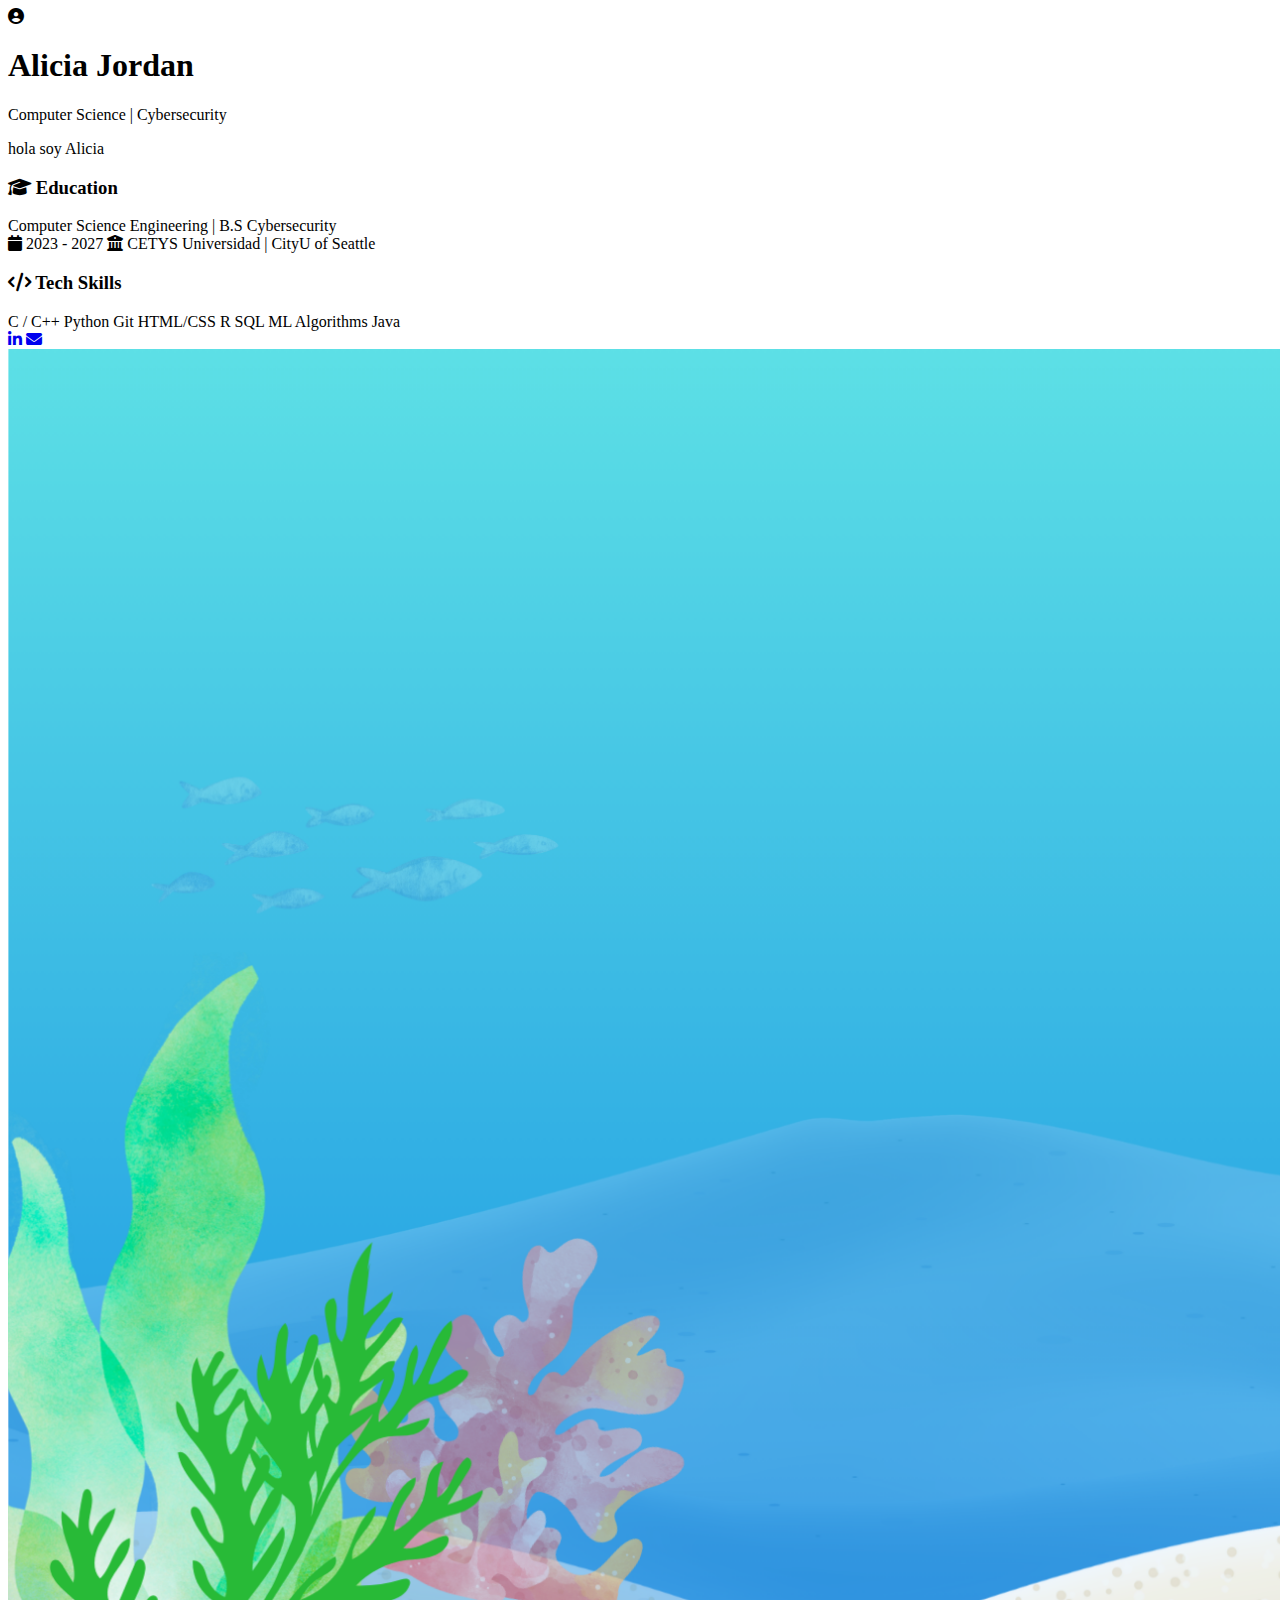
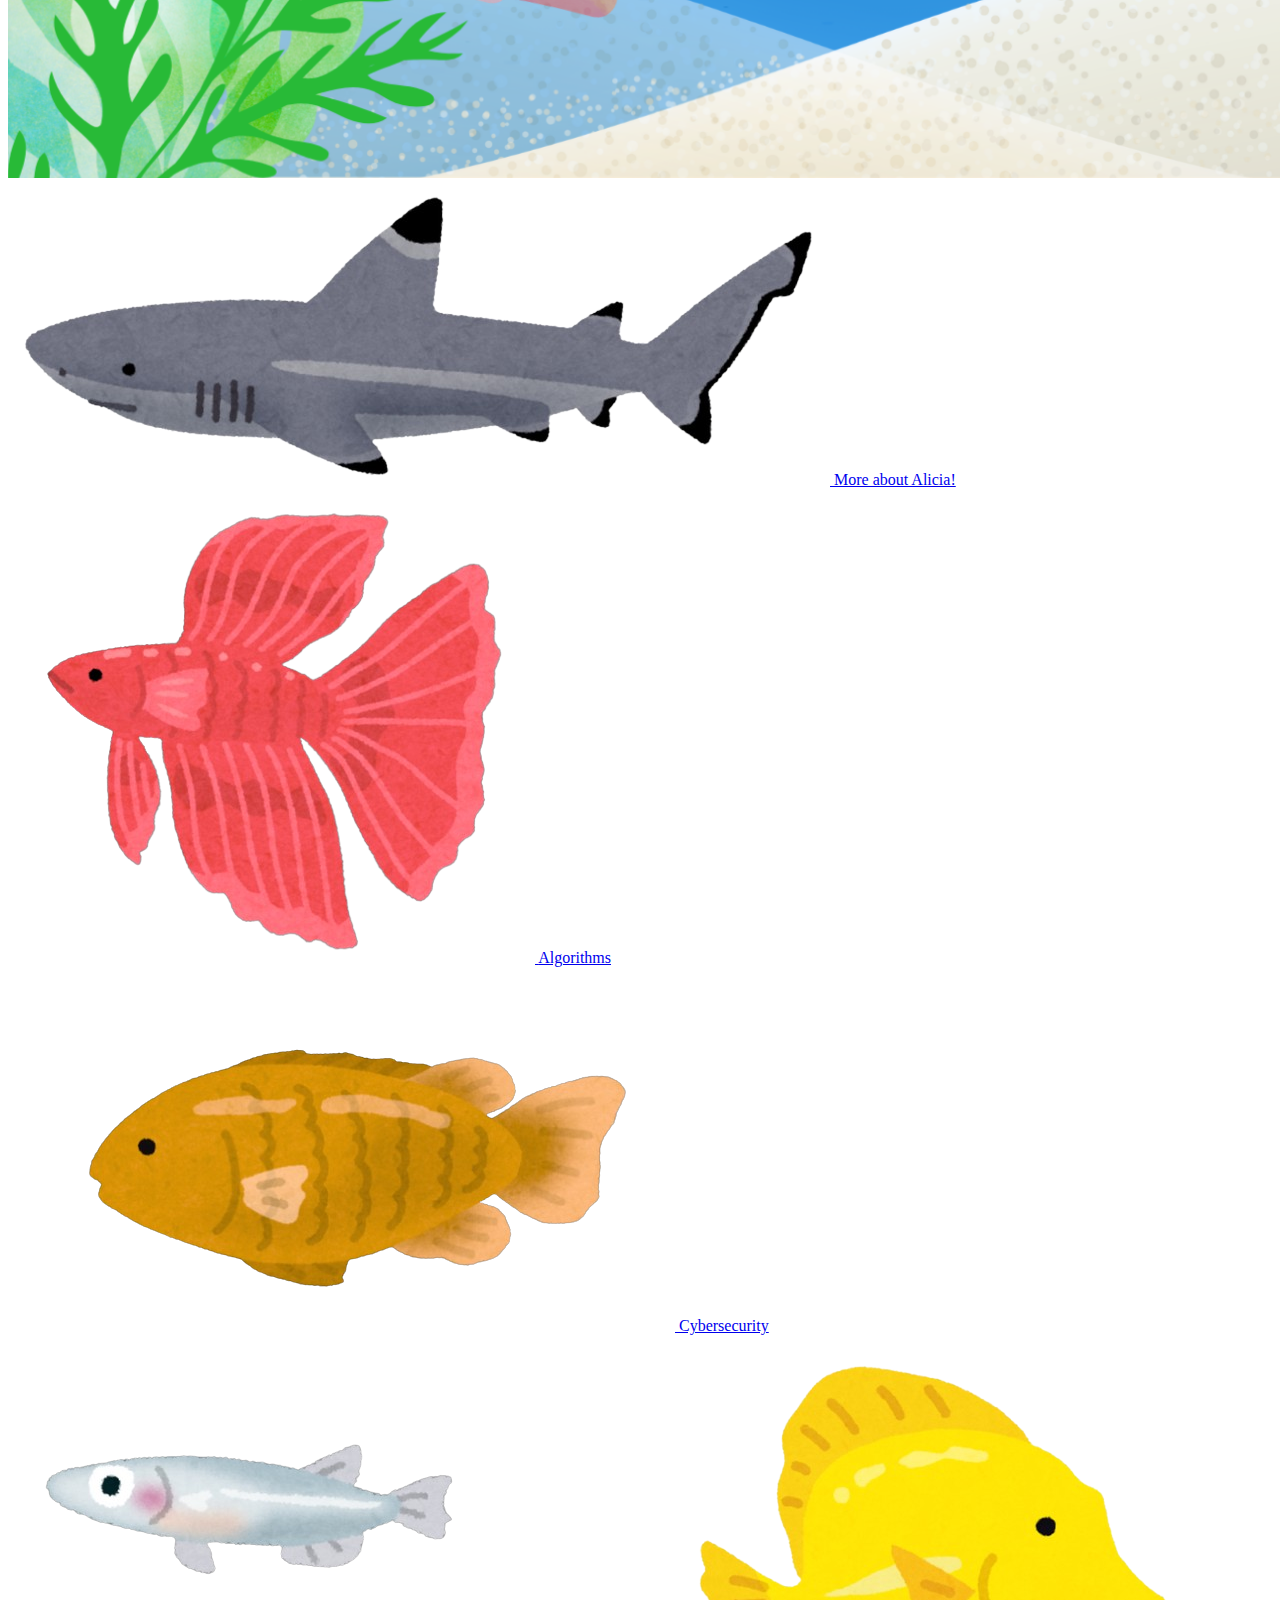
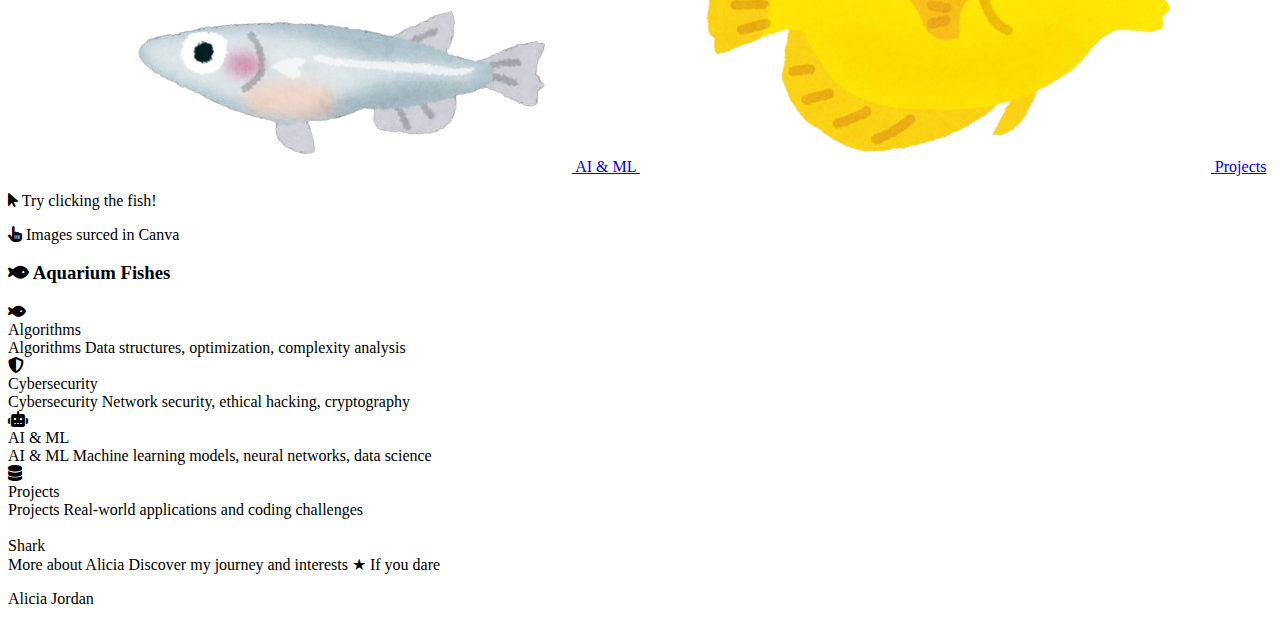
<file: index.html>
<!DOCTYPE html>
<html lang="es">
<head>
    <meta charset="UTF-8">
    <meta name="viewport" content="width=device-width, initial-scale=1.0">
    <title>Portafolio Acuario - Alicia CS</title>
    <link rel="stylesheet" href="https://cdnjs.cloudflare.com/ajax/libs/font-awesome/6.4.0/css/all.min.css">
    <link href="https://fonts.googleapis.com/css2?family=Space+Grotesk:wght@400;600&family=DM+Serif+Display&display=swap" rel="stylesheet">
    <link rel="stylesheet" href="style.css">
</head>
<body>
    <main class="main-content">
        <!-- ============================ -->
        <!-- COLUMNA IZQUIERDA - SIDEBAR -->
        <!-- ============================ -->
        <aside class="info-sidebar">
            <div class="profile-avatar">
                <i class="fas fa-user-circle"></i>
            </div>
            <h1 class="profile-name">Alicia Jordan</h1>
            <div class="profile-title">Computer Science | Cybersecurity</div>
            <p class="profile-bio">
                hola soy Alicia
            </p>

            <div class="info-section">
                <h3><i class="fas fa-graduation-cap"></i> Education </h3>
                <div class="education-item">
                    <span class="education-title">Computer Science Engineering | B.S Cybersecurity</span>
                    <div class="education-meta">
                        <span><i class="fas fa-calendar"></i> 2023 - 2027</span>
                        <span><i class="fas fa-university"></i> CETYS Universidad | CityU of Seattle</span>
                    </div>
                </div>
            </div>

            <div class="info-section">
                <h3><i class="fas fa-code"></i> Tech Skills</h3>
                <div class="skills-grid">
                    <span class="skill-item">C / C++</span>
                    <span class="skill-item">Python</span>
                    <span class="skill-item">Git</span>
                    <span class="skill-item">HTML/CSS</span>
                    <span class="skill-item">R</span>
                    <span class="skill-item">SQL</span>
                    <span class="skill-item">ML</span>
                    <span class="skill-item">Algorithms</span>
                    <span class="skill-item">Java</span>
                </div>
            </div>

            <div class="social-links">
                <a href="#"><i class="fab fa-linkedin-in"></i></a>
                <a href="#"><i class="fas fa-envelope"></i></a>
            </div>
        </aside>

        <!-- COLUMNA DERECHA - ACUARIO    -->
        <div class="aquarium-column">
            <div class="aquarium-container">
                <div class="aquarium-background">
                    <img src="img/Ocean_bg.png" alt="Ocean bg" class="aquarium-bg">

                    <!-- Peces interactivos -->
                    <a href="shark-section.html" class="fish-link" id="shark" style="top:20%; left:65%;">
                        <img src="img/shark.png" alt="Shark" class="fish-img">
                        <span class="fish-label">More about Alicia!</span>
                    </a>

                    <a href="algorithms.html" class="fish-link" style="top:25%; left:15%;">
                        <img src="img/fish-1.png" alt="Algorithms" class="fish-img">
                        <span class="fish-label">Algorithms</span>
                    </a>

                    <a href="cybersecurity.html" class="fish-link" style="top:45%; left:55%;">
                        <img src="img/fish-2.png" alt="Cybersecurity" class="fish-img">
                        <span class="fish-label">Cybersecurity</span>
                    </a>

                    <a href="ai-ml.html" class="fish-link" style="top:10%; left:40%;">
                        <img src="img/fish-3.png" alt="AI & ML" class="fish-img">
                        <span class="fish-label">AI & ML</span>
                    </a>

                    <a href="projects.html" class="fish-link" style="top:60%; left:30%;">
                        <img src="img/fish-4.png" alt="Projects" class="fish-img">
                        <span class="fish-label">Projects</span>
                    </a>
                </div>

                <div class="aquarium-instructions">
                    <p><i class="fas fa-mouse-pointer"></i> Try clicking the fish!</p>
                    <p><i class="fas fa-hand-pointer"></i> Images surced in Canva </p>
                </div>
            </div>

            <!-- SHOWCASE - FISHES CON FLIP     -->
            <div class="fish-showcase">
                <h3><i class="fas fa-fish"></i> Aquarium Fishes</h3>
                <div class="fish-grid">
                    <!-- Card 1: Algorithms -->
                    <div class="fish-card">
                        <div class="fish-card-inner">
                            <div class="fish-card-front">
                                <div class="fish-icon">
                                    <i class="fas fa-fish"></i>
                                </div>
                                <span class="fish-name">Algorithms</span>
                            </div>
                            <div class="fish-card-back">
                                <span class="fish-name">Algorithms</span>
                                <span class="fish-desc">Data structures, optimization, complexity analysis</span>
                            </div>
                        </div>
                    </div>

                    <!-- Card 2: Cybersecurity -->
                    <div class="fish-card">
                        <div class="fish-card-inner">
                            <div class="fish-card-front">
                                <div class="fish-icon">
                                    <i class="fas fa-shield-alt"></i>
                                </div>
                                <span class="fish-name">Cybersecurity</span>
                            </div>
                            <div class="fish-card-back">
                                <span class="fish-name">Cybersecurity</span>
                                <span class="fish-desc">Network security, ethical hacking, cryptography</span>
                            </div>
                        </div>
                    </div>

                    <!-- Card 3: AI & ML -->
                    <div class="fish-card">
                        <div class="fish-card-inner">
                            <div class="fish-card-front">
                                <div class="fish-icon">
                                    <i class="fas fa-robot"></i>
                                </div>
                                <span class="fish-name">AI & ML</span>
                            </div>
                            <div class="fish-card-back">
                                <span class="fish-name">AI & ML</span>
                                <span class="fish-desc">Machine learning models, neural networks, data science</span>
                            </div>
                        </div>
                    </div>

                    <!-- Card 4: Projects -->
                    <div class="fish-card">
                        <div class="fish-card-inner">
                            <div class="fish-card-front">
                                <div class="fish-icon">
                                    <i class="fas fa-database"></i>
                                </div>
                                <span class="fish-name">Projects</span>
                            </div>
                            <div class="fish-card-back">
                                <span class="fish-name">Projects</span>
                                <span class="fish-desc">Real-world applications and coding challenges</span>
                            </div>
                        </div>
                    </div>

                    <!-- Card 5: Shark -->
                    <div class="fish-card">
                        <div class="fish-card-inner">
                            <div class="fish-card-front">
                                <div class="fish-icon">
                                    <i class="fas fa-shark"></i>
                                </div>
                                <span class="fish-name">Shark</span>
                            </div>
                            <div class="fish-card-back">
                                <span class="fish-name">More about Alicia</span>
                                <span class="fish-desc">Discover my journey and interests</span>
                                <span class="fish-tag">★ If you dare</span>
                            </div>
                        </div>
                    </div>
                </div>
            </div>
        </div>
    </main>

    <!-- FOOTER -->
    <footer class="main-footer">
        <p>Alicia Jordan </p>
    </footer>

    <script>
        document.addEventListener('DOMContentLoaded', function() {
            const fishLinks = document.querySelectorAll('.fish-link');
            fishLinks.forEach((fish, index) => {
                setTimeout(() => {
                    fish.style.transition = 'none';
                    fish.style.transform = 'scale(0.8)';
                    setTimeout(() => {
                        fish.style.transition = 'transform 0.3s';
                        fish.style.transform = 'scale(1)';
                    }, 100);
                }, index * 200);
            });
        });
    </script>
</body>
</html>
</file>
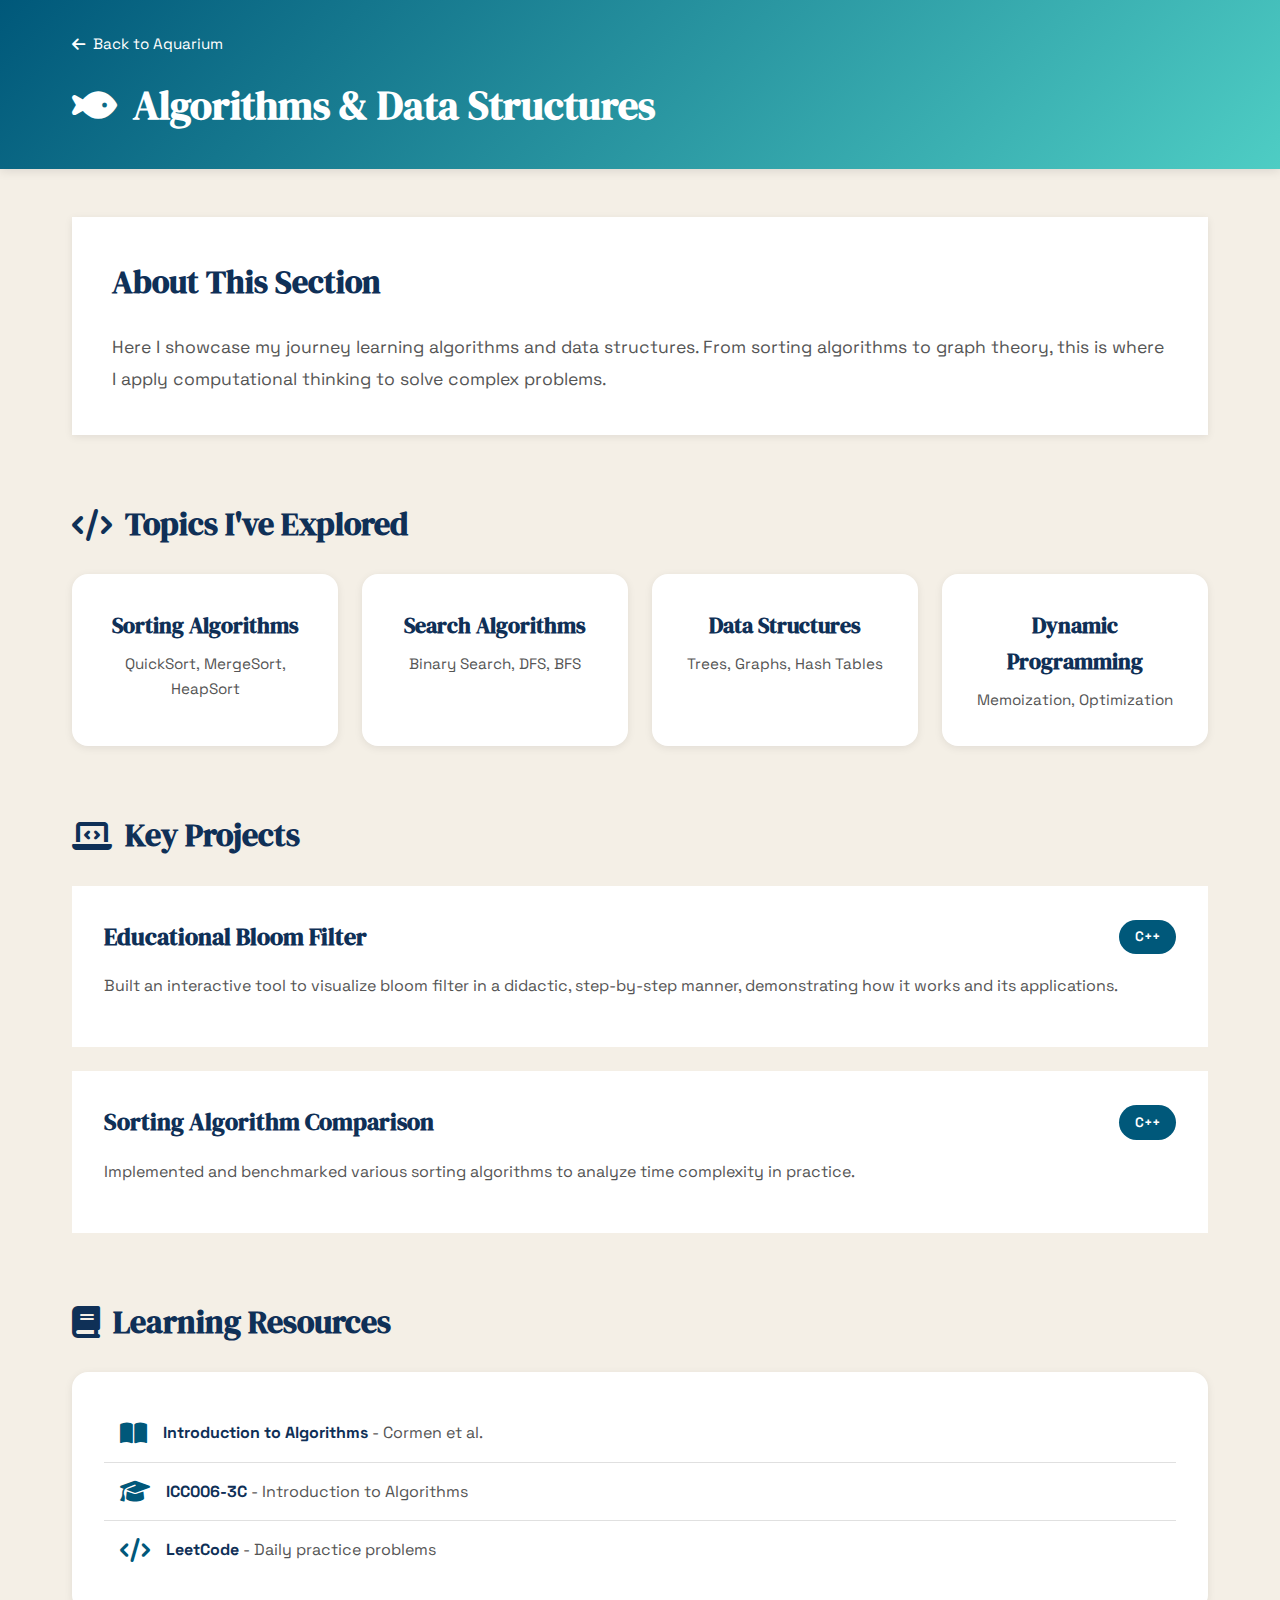
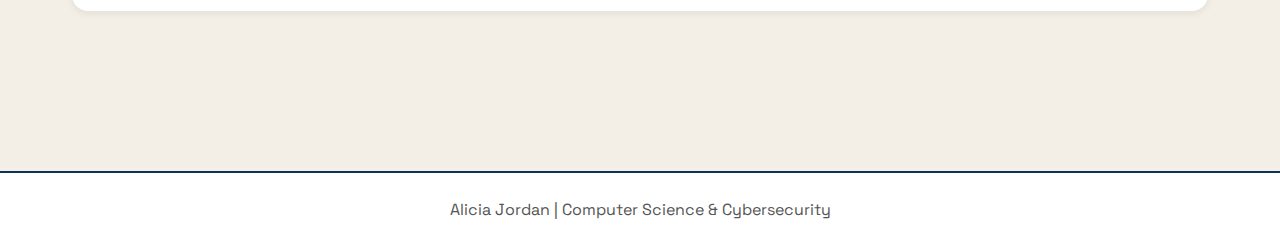
<file: algorithms.html>
<!DOCTYPE html>
<html lang="es">
<head>
    <meta charset="UTF-8">
    <meta name="viewport" content="width=device-width, initial-scale=1.0">
    <title>Algorithms - Alicia Jordan</title>
    <link rel="stylesheet" href="https://cdnjs.cloudflare.com/ajax/libs/font-awesome/6.4.0/css/all.min.css">
    <link href="https://fonts.googleapis.com/css2?family=Space+Grotesk:wght@400;600&family=DM+Serif+Display&display=swap" rel="stylesheet">
    <link rel="stylesheet" href="algorithms-style.css">
</head>
<body>
    <!-- HEADER CON NAVEGACIÓN -->
    <header class="page-header">
        <div class="header-content">
            <a href="index.html" class="back-button">
                <i class="fas fa-arrow-left"></i> Back to Aquarium
            </a>
            <h1><i class="fas fa-fish"></i> Algorithms & Data Structures</h1>
        </div>
    </header>

    <!-- CONTENIDO PRINCIPAL -->
    <main class="content-wrapper">
        <!-- SECCIÓN: Introducción -->
        <section class="intro-section">
            <div class="intro-content">
                <h2>About This Section</h2>
                <p>
                    Here I showcase my journey learning algorithms and data structures. 
                    From sorting algorithms to graph theory, this is where I apply 
                    computational thinking to solve complex problems.
                </p>
            </div>
        </section>

        <!-- Topics Covered -->
        <section class="topics-section">
            <h2><i class="fas fa-code"></i> Topics I've Explored</h2>
            <div class="topics-grid">
                <div class="topic-card">
                    <h3>Sorting Algorithms</h3>
                    <p>QuickSort, MergeSort, HeapSort</p>
                </div>

                <div class="topic-card">
                    <h3>Search Algorithms</h3>
                    <p>Binary Search, DFS, BFS</p>
                </div>

                <div class="topic-card">
                    <h3>Data Structures</h3>
                    <p>Trees, Graphs, Hash Tables</p>
                </div>

                <div class="topic-card">
                    <h3>Dynamic Programming</h3>
                    <p>Memoization, Optimization</p>
                </div>
            </div>
        </section>

        <!-- SECCIÓN: Projects -->
        <section class="projects-section">
            <h2><i class="fas fa-laptop-code"></i> Key Projects</h2>
            
            <div class="project-item">
                <div class="project-header">
                    <h3>Educational Bloom Filter</h3>
                    <span class="project-tag">C++</span>
                </div>
                <p>
                    Built an interactive tool to visualize bloom filter in a didactic, step-by-step manner, demonstrating how it works and its applications. 
                </p>
                    </a>
                
            </div>

            <div class="project-item">
                <div class="project-header">
                    <h3>Sorting Algorithm Comparison</h3>
                    <span class="project-tag">C++</span>
                </div>
                <p>
                    Implemented and benchmarked various sorting algorithms to 
                    analyze time complexity in practice.
                </p>
            </div>
        </section>

        <!-- SECCIÓN: Resources -->
        <section class="resources-section">
            <h2><i class="fas fa-book"></i> Learning Resources</h2>
            <ul class="resources-list">
                <li>
                    <i class="fas fa-book-open"></i>
                    <span><strong>Introduction to Algorithms</strong> - Cormen et al.</span>
                </li>
                <li>
                    <i class="fas fa-graduation-cap"></i>
                    <span><strong>ICC006-3C</strong> - Introduction to Algorithms</span>
                </li>
                <li>
                    <i class="fas fa-code"></i>
                    <span><strong>LeetCode</strong> - Daily practice problems</span>
                </li>
            </ul>
        </section>
    </main>

    <!-- FOOTER -->
    <footer class="page-footer">
        <p>Alicia Jordan | Computer Science & Cybersecurity</p>
    </footer>
</body>
</html>
</file>
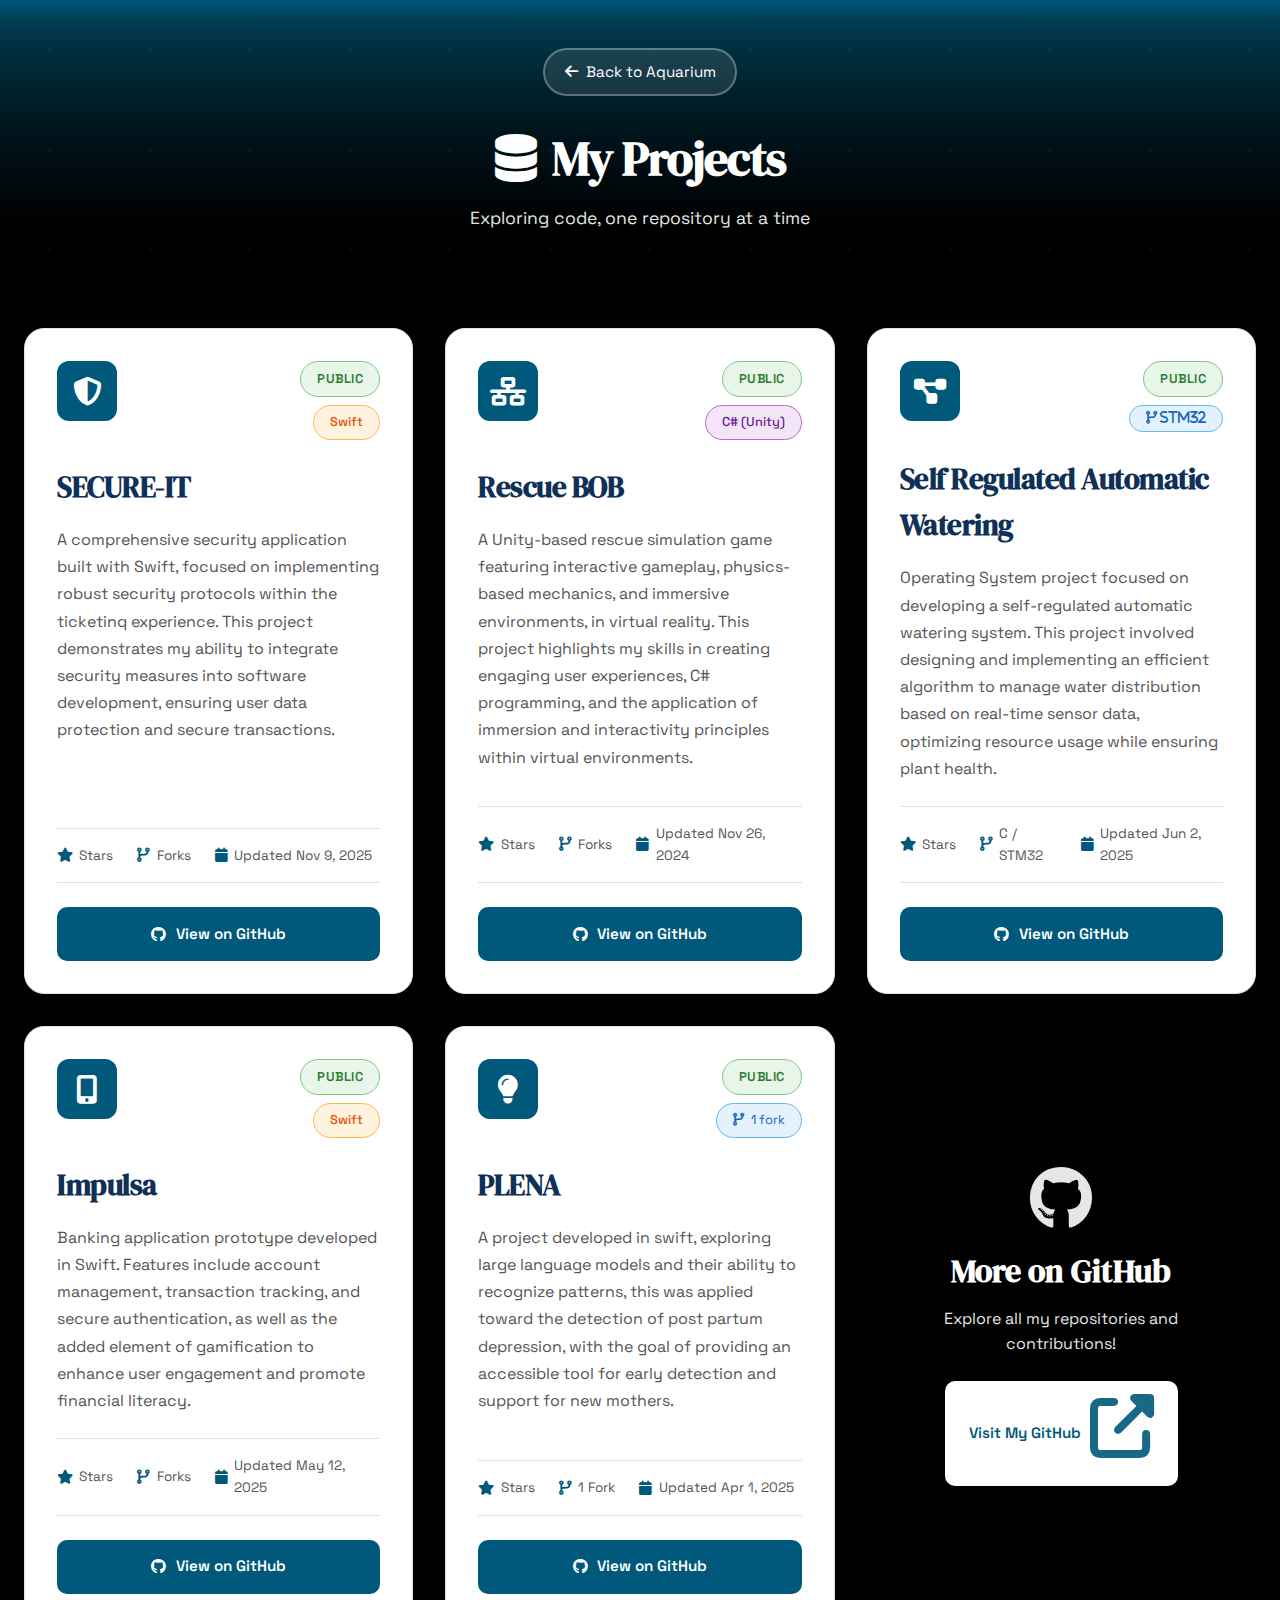
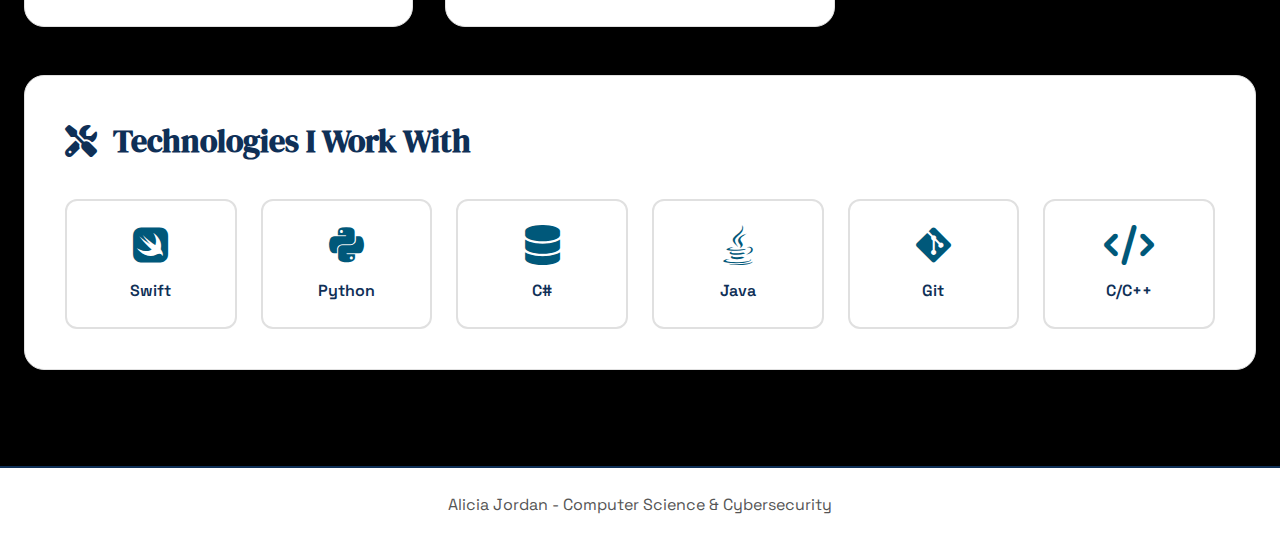
<file: projects.html>
<!DOCTYPE html>
<html lang="es">
<head>
    <meta charset="UTF-8">
    <meta name="viewport" content="width=device-width, initial-scale=1.0">
    <title>Projects - Alicia Jordan</title>
    <link rel="stylesheet" href="https://cdnjs.cloudflare.com/ajax/libs/font-awesome/6.4.0/css/all.min.css">
    <link href="https://fonts.googleapis.com/css2?family=Space+Grotesk:wght@400;600&family=DM+Serif+Display&display=swap" rel="stylesheet">
    <link rel="stylesheet" href="projects-style.css">
</head>
<body>
    <!-- HEADER -->
    <header class="page-header">
        <div class="header-content">
            <a href="index.html" class="back-link">
                <i class="fas fa-arrow-left"></i> Back to Aquarium
            </a>
            <h1><i class="fas fa-database"></i> My Projects</h1>
            <p class="header-subtitle">Exploring code, one repository at a time</p>
        </div>
    </header>

    <!-- MAIN CONTENT -->
    <main class="projects-container">
        
        <!-- Projects Grid -->
        <div class="projects-grid">
            
            <!-- Project 1: SECURE-IT -->
            <div class="project-card">
                <div class="project-header">
                    <div class="project-icon">
                        <i class="fas fa-shield-alt"></i>
                    </div>
                    <div class="project-meta">
                        <span class="project-visibility public">Public</span>
                        <span class="project-language swift">Swift</span>
                    </div>
                </div>
                <h3 class="project-title">SECURE-IT</h3>
                <p class="project-description">
                    A comprehensive security application built with Swift, focused on implementing robust security protocols within the ticketinq experience. 
                    This project demonstrates my ability to integrate security measures into software development, ensuring user data protection and secure transactions.
                </p>
                <div class="project-stats">
                    <span><i class="fas fa-star"></i> Stars</span>
                    <span><i class="fas fa-code-branch"></i> Forks</span>
                    <span><i class="fas fa-calendar"></i> Updated Nov 9, 2025</span>
                </div>
                <div class="project-links">
                    <a href="https://github.com/AliciaJordan/SECURE-IT/tree/main" target="_blank" class="btn-primary">
                        <i class="fab fa-github"></i> View on GitHub
                    </a>
                </div>
            </div>

            <!-- Project 2: Rescue BOB -->
            <div class="project-card">
                <div class="project-header">
                    <div class="project-icon">
                        <i class="fas fa-network-wired"></i>
                    </div>
                    <div class="project-meta">
                        <span class="project-visibility public">Public</span>
                        <span class="project-language csharp">C# (Unity)</span>
                    </div>
                </div>
                <h3 class="project-title">Rescue BOB</h3>
                <p class="project-description">
                    A Unity-based rescue simulation game featuring interactive gameplay, physics-based mechanics, and immersive environments, in virtual reality. 
                    This project highlights my skills in creating engaging user experiences, C# programming, and the application of immersion and interactivity principles within virtual environments.
                </p>
                <div class="project-stats">
                    <span><i class="fas fa-star"></i> Stars</span>
                    <span><i class="fas fa-code-branch"></i> Forks</span>
                    <span><i class="fas fa-calendar"></i> Updated Nov 26, 2024</span>
                </div>
                 <div class="project-links">
                    <a href="https://github.com/AliciaJordan/RescueBob" target="_blank" class="btn-primary">
                        <i class="fab fa-github"></i> View on GitHub
                    </a>
                </div>
            </div>

            <!-- Project 3: Self Regulated Automatic Watering -->
            <div class="project-card">
                <div class="project-header">
                    <div class="project-icon">
                        <i class="fas fa-project-diagram"></i>
                    </div>
                    <div class="project-meta">
                        <span class="project-visibility public">Public</span>
                        <span class="project-forks">
                            <i class="fas fa-code-branch"> STM32 </i> 
                        </span>
                    </div>
                </div>
                <h3 class="project-title">Self Regulated Automatic Watering</h3>
                <p class="project-description">
                Operating System project focused on developing a self-regulated automatic watering system. 
                This project involved designing and implementing an efficient algorithm to manage water distribution based on real-time sensor data, optimizing resource usage while ensuring plant health.    
                </p>
                <div class="project-stats">
                    <span><i class="fas fa-star"></i> Stars</span>
                    <span><i class="fas fa-code-branch"></i> C / STM32</span>
                    <span><i class="fas fa-calendar"></i> Updated Jun 2, 2025</span>
                </div>
                <div class="project-links">
                    <a href="https://github.com/AliciaJordan/SRA_Proyecto" target="_blank" class="btn-primary">
                        <i class="fab fa-github"></i> View on GitHub
                    </a>
                </div>
            </div>

            <!-- Project 4: Impulsa -->
            <div class="project-card">
                <div class="project-header">
                    <div class="project-icon">
                        <i class="fas fa-mobile-alt"></i>
                    </div>
                    <div class="project-meta">
                        <span class="project-visibility public">Public</span>
                        <span class="project-language swift">Swift</span>
                    </div>
                </div>
                <h3 class="project-title">Impulsa</h3>
                <p class="project-description">
                    Banking application prototype developed in Swift. Features include account management, transaction tracking, and secure authentication, as well as the added element of gamification to enhance user engagement and promote financial literacy.
                </p>
                <div class="project-stats">
                    <span><i class="fas fa-star"></i> Stars</span>
                    <span><i class="fas fa-code-branch"></i> Forks</span>
                    <span><i class="fas fa-calendar"></i> Updated May 12, 2025</span>
                </div>
                <div class="project-links">
                    <a href="https://github.com/AliciaJordan/BBVARETO" target="_blank" class="btn-primary">
                        <i class="fab fa-github"></i> View on GitHub
                    </a>
                </div>
            </div>

            <!-- Project 5: PLENA -->
            <div class="project-card">
                <div class="project-header">
                    <div class="project-icon">
                        <i class="fas fa-lightbulb"></i>
                    </div>
                    <div class="project-meta">
                        <span class="project-visibility public">Public</span>
                        <span class="project-forks">
                            <i class="fas fa-code-branch"></i> 1 fork
                        </span>
                    </div>
                </div>
                <h3 class="project-title">PLENA</h3>
                <p class="project-description">
                    A project developed in swift, exploring large language models and their ability to recognize patterns, this was applied toward the detection of post partum depression, with the goal of providing an accessible tool for early detection and support for new mothers.

                </p>
                <div class="project-stats">
                    <span><i class="fas fa-star"></i> Stars</span>
                    <span><i class="fas fa-code-branch"></i> 1 Fork</span>
                    <span><i class="fas fa-calendar"></i> Updated Apr 1, 2025</span>
                </div>
                <div class="project-links">
                    <a href="https://github.com/AliciaJordan/PLENA" target="_blank" class="btn-primary">
                        <i class="fab fa-github"></i> View on GitHub
                    </a>
                </div>
            </div>

            <!-- Add More Projects Card -->
            <div class="project-card add-more">
                <div class="add-more-content">
                    <i class="fab fa-github"></i>
                    <h3>More on GitHub</h3>
                    <p>Explore all my repositories and contributions!</p>
                    <a href="https://github.com/AliciaJordan" target="_blank" class="btn-secondary">
                        Visit My GitHub <i class="fas fa-external-link-alt"></i>
                    </a>
                </div>
            </div>

        </div>

        <!-- Technologies Section -->
        <section class="tech-stack">
            <h2><i class="fas fa-tools"></i> Technologies I Work With</h2>
            <div class="tech-grid">
                <div class="tech-item">
                    <i class="fab fa-swift"></i>
                    <span>Swift</span>
                </div>
                <div class="tech-item">
                    <i class="fab fa-python"></i>
                    <span>Python</span>
                </div>
                <div class="tech-item">
                    <i class="fas fa-database"></i>
                    <span>C#</span>
                </div>
                <div class="tech-item">
                    <i class="fab fa-java"></i>
                    <span>Java</span>
                </div>
                <div class="tech-item">
                    <i class="fab fa-git-alt"></i>
                    <span>Git</span>
                </div>
                <div class="tech-item">
                    <i class="fas fa-code"></i>
                    <span>C/C++</span>
                </div>
            </div>
        </section>

    </main>

    <!-- FOOTER -->
    <footer class="main-footer">
        <p>Alicia Jordan - Computer Science & Cybersecurity</p>
    </footer>

    <script>
        // Add entrance animation
        document.addEventListener('DOMContentLoaded', function() {
            const cards = document.querySelectorAll('.project-card');
            cards.forEach((card, index) => {
                setTimeout(() => {
                    card.style.opacity = '0';
                    card.style.transform = 'translateY(20px)';
                    setTimeout(() => {
                        card.style.transition = 'all 0.5s ease';
                        card.style.opacity = '1';
                        card.style.transform = 'translateY(0)';
                    }, 50);
                }, index * 100);
            });
        });
    </script>
</body>
</html>
</file>
<file: style.css>

</file>
<file: algorithms-style.css>
/* RESET */
* {
    margin: 0;
    padding: 0;
    box-sizing: border-box;
}

body {
    font-family: 'Space Grotesk', sans-serif;
    line-height: 1.6;
    color: #1e1e1e;
    background-color: #f4efe6;
    min-height: 100vh;
}

:root {
    --deep-blue: #0f3057;
    --ocean: #00587a;
    --coral: #ff6b6b;
    --seafoam: #4ecdc4;
    --white: #ffffff;
    --text-light: #555;
}

.page-header {
    background: linear-gradient(135deg, var(--ocean), var(--seafoam));
    color: white;
    padding: 2rem 0;
    box-shadow: 0 2px 10px rgba(0,0,0,0.1);
}

.header-content {
    max-width: 1200px;
    margin: 0 auto;
    padding: 0 2rem;
}

.back-button {
    display: inline-flex;
    align-items: center;
    gap: 0.5rem;
    color: white;
    text-decoration: none;
    font-size: 0.95rem;
    margin-bottom: 1rem;
    transition: transform 0.2s;
}

.back-button:hover {
    transform: translateX(-5px);
}

.page-header h1 {
    font-family: 'DM Serif Display', serif;
    font-size: 2.5rem;
    display: flex;
    align-items: center;
    gap: 1rem;
}

/* MAIN CONTENT */
.content-wrapper {
    max-width: 1200px;
    margin: 0 auto;
    padding: 3rem 2rem;
}

section {
    margin-bottom: 4rem;
}

section h2 {
    font-family: 'DM Serif Display', serif;
    font-size: 2rem;
    color: var(--deep-blue);
    margin-bottom: 1.5rem;
    display: flex;
    align-items: center;
    gap: 0.8rem;
}

/* INTRO SECTION */
.intro-section {
    background-color: white;
    padding: 2.5rem;
    box-shadow: 0 2px 8px rgba(0,0,0,0.08);
}

.intro-content p {
    font-size: 1.1rem;
    color: var(--text-light);
    line-height: 1.8;
}

/* TOPICS GRID */
.topics-grid {
    display: grid;
    grid-template-columns: repeat(auto-fit, minmax(250px, 1fr));
    gap: 1.5rem;
}

.topic-card {
    background-color: white;
    border-radius: 16px;
    padding: 2rem;
    text-align: center;
    box-shadow: 0 2px 8px rgba(0,0,0,0.08);
    transition: all 0.3s;
    border: 2px solid transparent;
}

.topic-card:hover {
    transform: translateY(-5px);
    box-shadow: 0 4px 15px rgba(0,0,0,0.15);
}

.topic-icon {
    width: 80px;
    height: 80px;
    background: var(--ocean);
    border-radius: 50%;
    display: flex;
    align-items: center;
    justify-content: center;
    margin: 0 auto 1rem;
    font-size: 2rem;
    color: white;
}

.topic-card h3 {
    font-family: 'DM Serif Display', serif;
    font-size: 1.4rem;
    color: var(--deep-blue);
    margin-bottom: 0.5rem;
}

.topic-card p {
    color: var(--text-light);
    font-size: 0.95rem;
}

/* PROJECTS */
.project-item {
    background-color: white;
    padding: 2rem;
    margin-bottom: 1.5rem;
}

.project-header {
    display: flex;
    justify-content: space-between;
    align-items: center;
    margin-bottom: 1rem;
}

.project-header h3 {
    font-family: 'DM Serif Display', serif;
    font-size: 1.5rem;
    color: var(--deep-blue);
}

.project-tag {
    background-color: var(--ocean);
    color: white;
    padding: 0.4rem 1rem;
    border-radius: 20px;
    font-size: 0.85rem;
    font-weight: 600;
}

.project-item p {
    color: var(--text-light);
    margin-bottom: 1rem;
    line-height: 1.7;
}

.project-links {
    display: flex;
    gap: 1rem;
}

.project-link {
    display: inline-flex;
    align-items: center;
    gap: 0.5rem;
    color: var(--ocean);
    text-decoration: none;
    font-weight: 600;
    transition: all 0.2s;
}

.project-link:hover {
    color: var(--deep-blue);
    transform: translateX(3px);
}

/* RESOURCES */
.resources-list {
    list-style: none;
    background-color: white;
    border-radius: 16px;
    padding: 2rem;
    box-shadow: 0 2px 8px rgba(0,0,0,0.08);
}

.resources-list li {
    display: flex;
    align-items: center;
    gap: 1rem;
    padding: 1rem;
    border-bottom: 1px solid #e0e0e0;
    transition: background-color 0.2s;
}

.resources-list li:last-child {
    border-bottom: none;
}

.resources-list li:hover {
    background-color: #f8f8f8;
    border-radius: 8px;
}

.resources-list i {
    font-size: 1.5rem;
    color: var(--ocean);
}

.resources-list span {
    color: var(--text-light);
}

.resources-list strong {
    color: var(--deep-blue);
}

/* FOOTER */
.page-footer {
    background-color: white;
    color: var(--text-light);
    text-align: center;
    padding: 1.5rem;
    border-top: 2px solid var(--deep-blue);
    margin-top: 3rem;
}

/* RESPONSIVE */
@media (max-width: 768px) {
    .page-header h1 {
        font-size: 2rem;
    }
    
    .topics-grid {
        grid-template-columns: 1fr;
    }
    
    .project-header {
        flex-direction: column;
        align-items: flex-start;
        gap: 0.5rem;
    }
}
</file>
<file: projects-style.css>
/* RESET */
* {
    margin: 0;
    padding: 0;
    box-sizing: border-box;
}

/* VARIABLES */
:root {
    --deep-blue: #0f3057;
    --ocean: #00587a;
    --coral: #ff6b6b;
    --seafoam: #4ecdc4;
    --white: #ffffff;
    --text-light: #555;
    --sand: #f4efe6;
    --border: #e0e0e0;
}

/* GENERAL */
body {
    font-family: 'Space Grotesk', sans-serif;
    line-height: 1.6;
    color: #1e1e1e;
    min-height: 100vh;
    background: rgb(0,0,0);
    display: flex;
    flex-direction: column;
}

::selection {
    background-color: var(--deep-blue);
    color: white;
}

/* HEADER */
.page-header {
    background:linear-gradient(var(--ocean),20%, rgb(0,0,0) 80%);
    color: white;
    padding: 3rem 1.5rem;
    text-align: center;
    position: relative;
    overflow: hidden;
}

.page-header::before {
    content: '';
    position: absolute;
    top: 0;
    left: 0;
    right: 0;
    bottom: 0;
    background: url('data:image/svg+xml,<svg width="100" height="100" xmlns="http://www.w3.org/2000/svg"><circle cx="50" cy="50" r="2" fill="rgba(255,255,255,0.1)"/></svg>');
    opacity: 0.3;
    pointer-events: none;
}

.header-content {
    max-width: 1200px;
    margin: 0 auto;
    position: relative;
    z-index: 1;
}

.back-link {
    display: inline-flex;
    align-items: center;
    gap: 0.5rem;
    color: white;
    text-decoration: none;
    font-size: 0.95rem;
    margin-bottom: 1.5rem;
    padding: 0.6rem 1.2rem;
    border: 2px solid rgba(255, 255, 255, 0.3);
    border-radius: 30px;
    transition: all 0.3s ease;
    background-color: rgba(255, 255, 255, 0.1);
}

.back-link:hover {
    background-color: rgba(255, 255, 255, 0.2);
    border-color: rgba(255, 255, 255, 0.5);
    transform: translateX(-5px);
}

.page-header h1 {
    font-family: 'DM Serif Display', serif;
    font-size: 3rem;
    margin-bottom: 0.5rem;
    display: flex;
    align-items: center;
    justify-content: center;
    gap: 1rem;
    letter-spacing: -1px;
}

.header-subtitle {
    font-size: 1.1rem;
    opacity: 0.9;
    font-weight: 400;
}

/* MAIN CONTAINER */
.projects-container {
    max-width: 1400px;
    margin: 3rem auto;
    padding: 0 1.5rem 3rem;
    flex: 1;
}

/* PROJECTS GRID */
.projects-grid {
    display: grid;
    grid-template-columns: repeat(auto-fill, minmax(380px, 1fr));
    gap: 2rem;
    margin-bottom: 3rem;
}

/* PROJECT CARD */
.project-card {
    background-color: white;
    border-radius: 20px;
    padding: 2rem;
    border: 1px solid var(--border);
    box-shadow: 0 2px 8px rgba(0, 0, 0, 0.08);
    transition: all 0.3s ease;
    display: flex;
    flex-direction: column;
    height: 100%;
}

.project-card:hover {
    transform: translateY(-5px);
    box-shadow: 0 8px 20px rgba(255, 163, 237, 0.913);
    border-color: var(--coral);
}

.project-header {
    display: flex;
    justify-content: space-between;
    align-items: flex-start;
    margin-bottom: 1.5rem;
}

.project-icon {
    width: 60px;
    height: 60px;
    background:  var(--ocean);
    border-radius: 12px;
    display: flex;
    align-items: center;
    justify-content: center;
    font-size: 1.8rem;
    color: white;
}

.project-meta {
    display: flex;
    flex-direction: column;
    gap: 0.5rem;
    align-items: flex-end;
}

.project-visibility {
    padding: 0.4rem 1rem;
    border-radius: 20px;
    font-size: 0.8rem;
    font-weight: 600;
    text-transform: uppercase;
    letter-spacing: 0.5px;
}

.project-visibility.public {
    background-color: #e8f5e9;
    color: #2e7d32;
    border: 1.5px solid #81c784;
}

.project-visibility.private {
    background-color: #fce4ec;
    color: #c2185b;
    border: 1.5px solid #f48fb1;
}

.project-language {
    padding: 0.4rem 1rem;
    border-radius: 20px;
    font-size: 0.8rem;
    font-weight: 500;
}

.project-language.swift {
    background-color: #fff3e0;
    color: #e65100;
    border: 1.5px solid #ffb74d;
}

.project-language.csharp {
    background-color: #f3e5f5;
    color: #6a1b9a;
    border: 1.5px solid #ba68c8;
}

.project-forks {
    padding: 0.4rem 1rem;
    border-radius: 20px;
    font-size: 0.8rem;
    background-color: #e3f2fd;
    color: #1565c0;
    border: 1.5px solid #64b5f6;
    display: flex;
    align-items: center;
    gap: 0.4rem;
}

.project-title {
    font-family: 'DM Serif Display', serif;
    font-size: 1.8rem;
    color: var(--deep-blue);
    margin-bottom: 1rem;
    letter-spacing: -0.5px;
}

.project-description {
    color: var(--text-light);
    font-size: 1rem;
    line-height: 1.7;
    margin-bottom: 1.5rem;
    flex-grow: 1;
}

.project-stats {
    display: flex;
    gap: 1.5rem;
    padding: 1rem 0;
    border-top: 1px solid var(--border);
    border-bottom: 1px solid var(--border);
    margin-bottom: 1.5rem;
    font-size: 0.85rem;
    color: var(--text-light);
}

.project-stats span {
    display: flex;
    align-items: center;
    gap: 0.4rem;
}

.project-stats i {
    color: var(--ocean);
    font-size: 0.9rem;
}

.project-links {
    display: flex;
    gap: 1rem;
}

.btn-primary {
    flex: 1;
    display: flex;
    align-items: center;
    justify-content: center;
    gap: 0.6rem;
    padding: 0.8rem 1.5rem;
    background: var(--ocean);
    color: white;
    text-decoration: none;
    border-radius: 10px;
    font-weight: 600;
    font-size: 0.95rem;
    transition: all 0.3s ease;
    border: 2px solid transparent;
}

.btn-primary:hover {
    transform: translateY(-2px);
    box-shadow: 0 4px 12px rgba(0, 88, 122, 0.3);
}

.btn-disabled {
    flex: 1;
    display: flex;
    align-items: center;
    justify-content: center;
    gap: 0.6rem;
    padding: 0.8rem 1.5rem;
    background-color: #f5f5f5;
    color: #999;
    text-decoration: none;
    border-radius: 10px;
    font-weight: 600;
    font-size: 0.95rem;
    border: 2px solid var(--border);
    cursor: not-allowed;
}

.project-card.add-more {
    background: rgb(0,0,0);
    border: none;
    display: flex;
    align-items: center;
    justify-content: center;
    text-align: center;
    color: white;
    min-height: 300px;
}

.add-more-content {
    padding: 2rem;
}

.add-more-content i {
    font-size: 4rem;
    margin-bottom: 1rem;
    opacity: 0.9;
}

.add-more-content h3 {
    font-family: 'DM Serif Display', serif;
    font-size: 2rem;
    margin-bottom: 0.5rem;
}

.add-more-content p {
    font-size: 1rem;
    margin-bottom: 1.5rem;
    opacity: 0.9;
}

.btn-secondary {
    display: inline-flex;
    align-items: center;
    gap: 0.6rem;
    padding: 0.8rem 1.5rem;
    background-color: white;
    color: var(--ocean);
    text-decoration: none;
    border-radius: 10px;
    font-weight: 600;
    font-size: 0.95rem;
    transition: all 0.3s ease;
}

.btn-secondary:hover {
    transform: translateY(-2px);
    box-shadow: 0 4px 12px rgba(149, 223, 248, 0.986);
}

.tech-stack {
    background-color: white;
    border-radius: 20px;
    padding: 2.5rem;
    border: 1px solid var(--border);
    box-shadow: 0 2px 8px rgba(0, 0, 0, 0.08);
}

.tech-stack h2 {
    font-family: 'DM Serif Display', serif;
    font-size: 2rem;
    color: var(--deep-blue);
    margin-bottom: 2rem;
    display: flex;
    align-items: center;
    gap: 1rem;
}

.tech-grid {
    display: grid;
    grid-template-columns: repeat(auto-fit, minmax(150px, 1fr));
    gap: 1.5rem;
}

.tech-item {
    display: flex;
    flex-direction: column;
    align-items: center;
    gap: 0.8rem;
    padding: 1.5rem;
    border: 2px solid var(--border);
    border-radius: 12px;
    transition: all 0.3s ease;
    background-color: white;
}

.tech-item:hover {
    border-color: var(--coral);
    transform: translateY(-5px);
    box-shadow: 0 4px 12px rgba(78, 205, 196, 0.2);
}

.tech-item i {
    font-size: 2.5rem;
    color: var(--ocean);
}

.tech-item span {
    font-weight: 600;
    color: var(--deep-blue);
    font-size: 1rem;
}

/* FOOTER */
.main-footer {
    background-color: white;
    color: var(--text-light);
    text-align: center;
    padding: 1.5rem 1rem;
    margin-top: auto;
    border-top: 2px solid var(--deep-blue);
}

/* RESPONSIVE */
@media (max-width: 1200px) {
    .projects-grid {
        grid-template-columns: repeat(auto-fill, minmax(320px, 1fr));
    }
}

@media (max-width: 768px) {
    .page-header h1 {
        font-size: 2.2rem;
        flex-direction: column;
        gap: 0.5rem;
    }

    .header-subtitle {
        font-size: 1rem;
    }

    .projects-grid {
        grid-template-columns: 1fr;
        gap: 1.5rem;
    }

    .project-stats {
        flex-direction: column;
        gap: 0.8rem;
    }

    .tech-grid {
        grid-template-columns: repeat(auto-fit, minmax(120px, 1fr));
        gap: 1rem;
    }

    .tech-item {
        padding: 1rem;
    }

    .tech-item i {
        font-size: 2rem;
    }
}

@media (max-width: 480px) {
    .page-header {
        padding: 2rem 1rem;
    }

    .page-header h1 {
        font-size: 1.8rem;
    }

    .project-card {
        padding: 1.5rem;
    }

    .project-title {
        font-size: 1.5rem;
    }

    .project-description {
        font-size: 0.95rem;
    }

    .tech-stack {
        padding: 1.5rem;
    }

    .tech-stack h2 {
        font-size: 1.6rem;
    }
}
</file>
